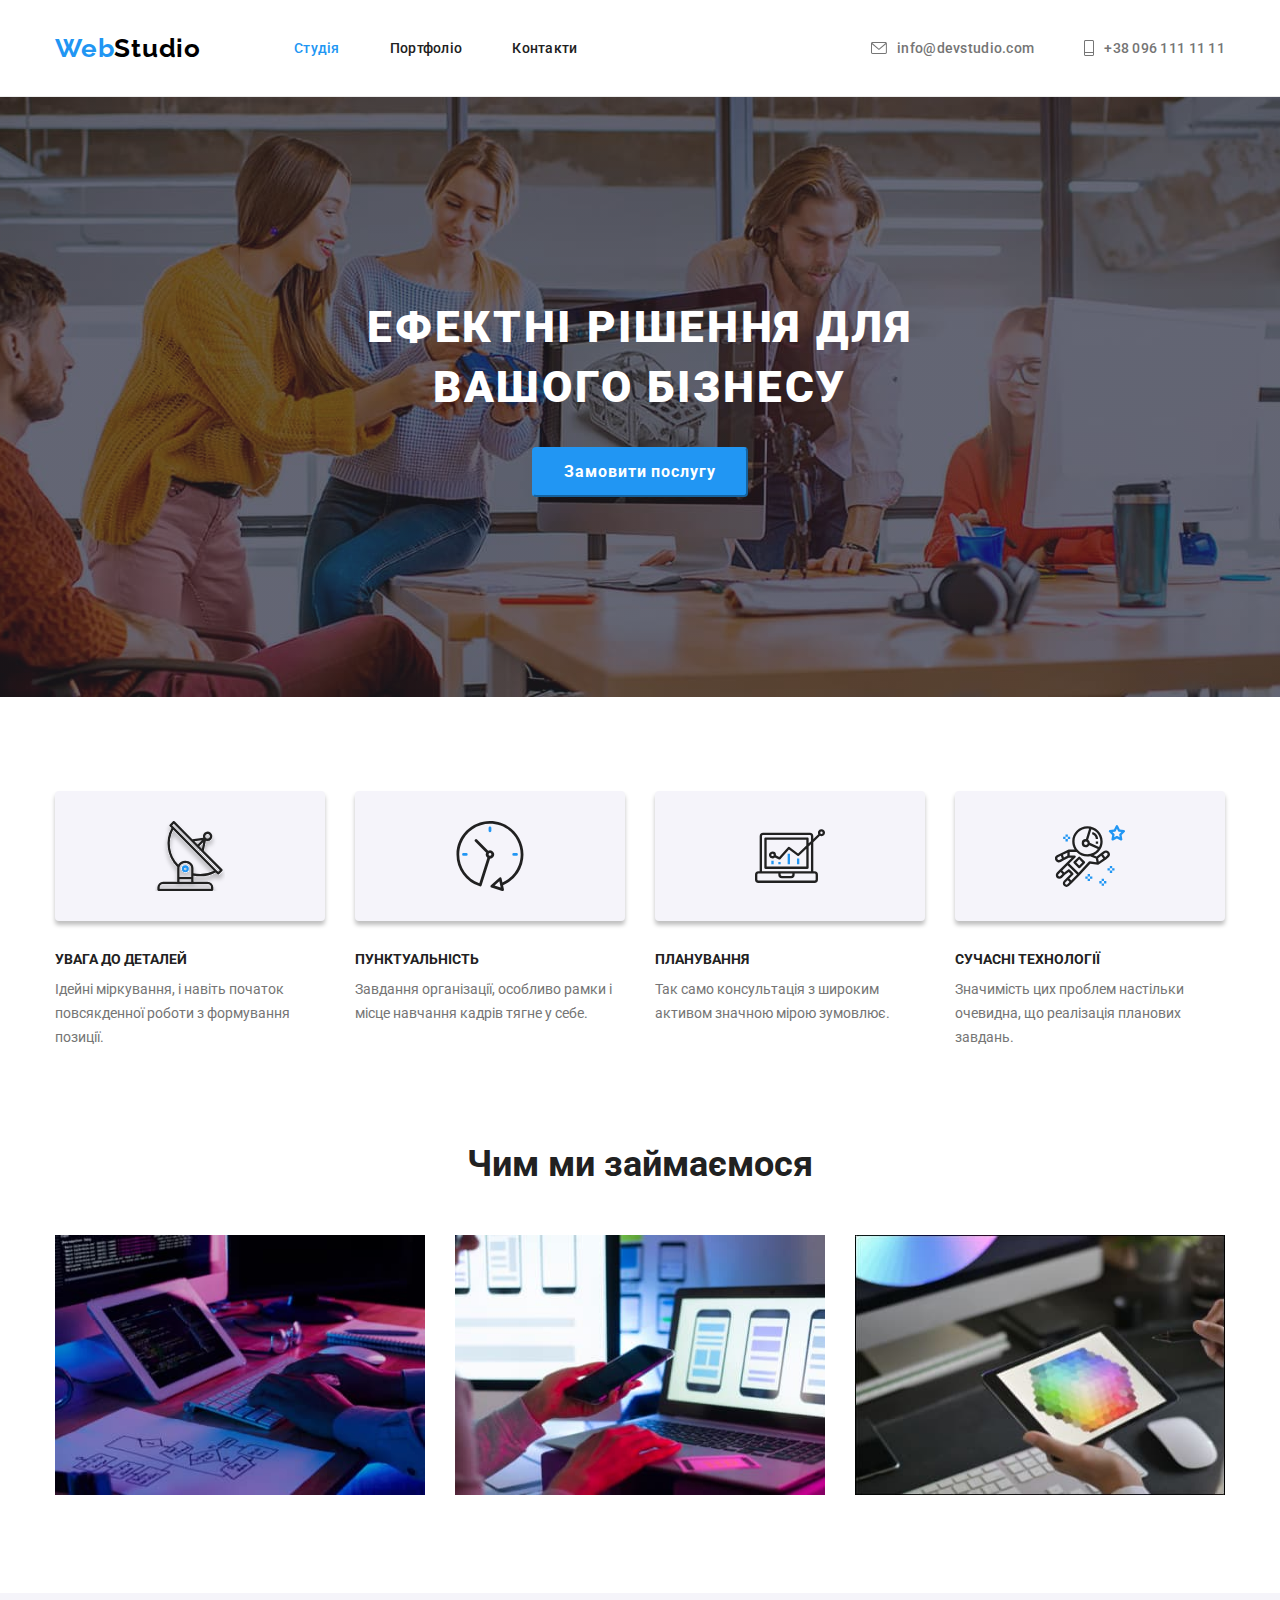
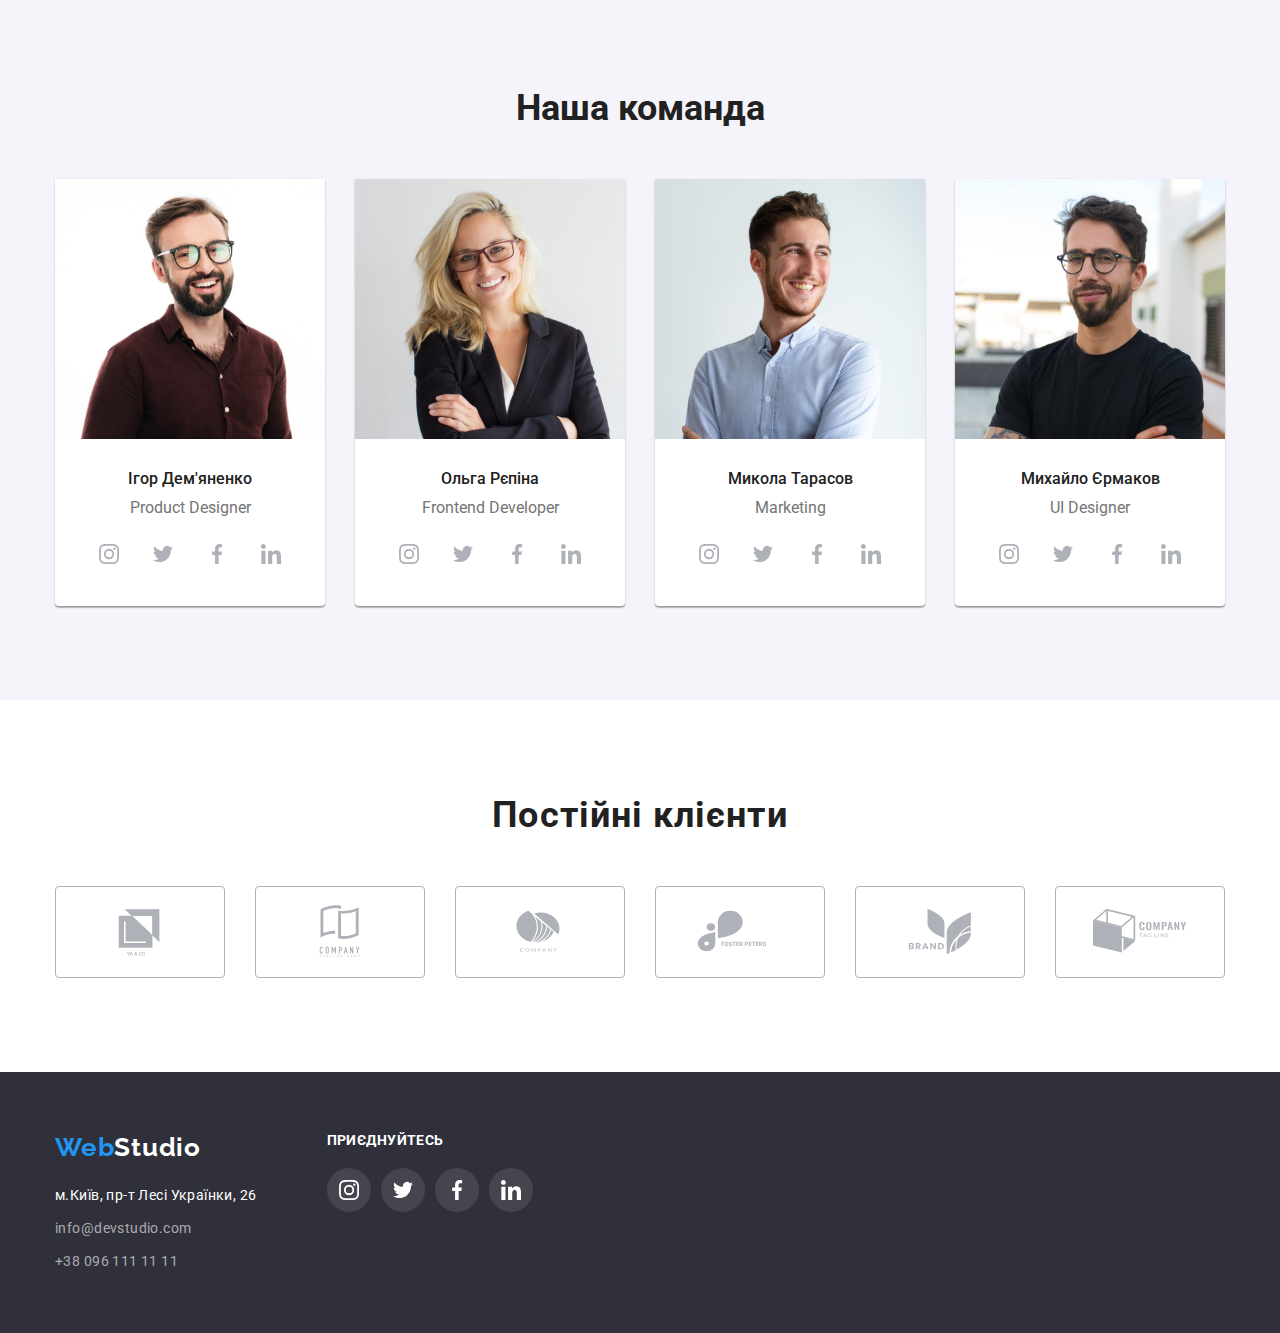
<file: index.html>
<!DOCTYPE html>
<html lang="uk">

<head>
    <meta charset="UTF-8">
    <meta http-equiv="X-UA-Compatible" content="IE=edge">
    <meta name="viewport" content="width=device-width, initial-scale=1.0">
    <title>Home Work 2</title>
    <link
        href="https://fonts.googleapis.com/css2?family=Raleway:wght@700&family=Roboto:wght@400;500;700;900&display=swap"
        rel="stylesheet">
    <link rel="stylesheet"
        href="https://cdnjs.cloudflare.com/ajax/libs/modern-normalize/1.0.0/modern-normalize.min.css">
    <link rel="stylesheet" href="./css/styles.css" />
</head>

<body>
    <!--Header-->
    <header class="header">
        <div class="container header-container">
            <nav class="header-nav">
                <a class="link-logo link" href="./index.html" title="Посилання на початкову сторінку"><span
                        class="logo-web">Web</span>Studio</a>
                <ul class="header-list list">
                    <li> <a class="link current" href="./index.html" title="Посилання на сторінку: Студія">Студія</a>
                    </li>
                    <li> <a class="link" href="./portfolio.html" title="Посилання на сторінку: Портфоліо">Портфоліо</a>
                    </li>
                    <li> <a class="link" href="#" title="Посилання на сторінку: Контакти">Контакти</a> </li>
                </ul>
            </nav>
            <ul class="header-contact list">
                <li class="header-contact-text">
                    <a class="contact-mail link" href="mailto:info@devstudio.com"
                        title="Посилання на електронну скриньку">
                        <svg class="header-icon" width="16" height="32">
                            <use href="./images/icons.svg#icon-envelope"> </use>
                        </svg>
                        info@devstudio.com
                    </a>
                </li>
                <li class="header-contact-text">
                    <a class="contact-tel link" href="tel:+380961111111" title="За телефонувати">
                        <svg class="header-icon" width="10" height="16">
                            <use href="./images/icons.svg#icon-vector"> </use>
                        </svg>
                        +38 096 111 11 11
                    </a>
                </li>
            </ul>

        </div>
    </header>
    <main>
        <!-- Hero-->
        <section class="hero hero-background">
            <div class="hero-container container">
                <h1 class="hero-title">Ефектні рішення для <br> вашого бізнесу</h1>
                <button class="btn" type="button">Замовити послугу</button>
            </div>
        </section>
        <!-- Our rules for success-->
        <section class="rules">
            <div class="container rules-container">
                <h2 class="rules-title visually-hidden">Наші правила успіху</h2>
                <ul class="rules-list list">
                    <li class="rules-list-text">
                        <h3 class="rules-list-title">УВАГА ДО ДЕТАЛЕЙ</h3>
                        <p class="rules-list-item">Ідейні міркування, і навіть початок повсякденної роботи з формування
                            позиції.</p>
                    </li>
                    <li class="rules-list-text">
                        <h3 class="rules-list-title">ПУНКТУАЛЬНІСТЬ</h3>
                        <p class="rules-list-item">Завдання організації, особливо рамки і місце навчання кадрів тягне у
                            себе.</p>

                    <li class="rules-list-text">
                        <h3 class="rules-list-title">ПЛАНУВАННЯ</h3>
                        <p class="rules-list-item">Так само консультація з широким активом значною мірою зумовлює.</p>
                    </li>
                    <li class="rules-list-text">
                        <h3 class="rules-list-title">СУЧАСНІ ТЕХНОЛОГІЇ</h3>
                        <p class="rules-list-item">Значимість цих проблем настільки очевидна, що реалізація планових
                            завдань.</p>
                    </li>
                </ul>
            </div>
        </section>
        <!-- Development -->
        <section class="development">
            <div class="development-container container">
                <h2 class="development-title">Чим ми займаємося</h2>
                <ul class="development-list list">
                    <li><img width="370" height="260" src="./images/box-1.jpg" alt="Розробка сайту"></li>
                    <li><img width="370" height="260" src="./images/box-2.jpg" alt="Дизайн сайту"></li>
                    <li><img width="370" height="260" src="./images/box-3.jpg" alt="Оформлення сайту"></li>
                </ul>
            </div>
        </section>
        <!--Our Team-->
        <section class="team">
            <div class="team-container container">
                <h2 class="team-title">Наша команда</h2>
                <ul class="team-list list">
                    <li class="team-list-item">
                        <img width="270" src="./images/team-1-igor_demyanenko.jpg" alt="Ігор Дем'яненко">
                        <div class="team-profession">
                            <h3 class="team-list-title">Ігор Дем'яненко</h3>
                            <p class="team-list-text" lang="en">Product Designer</p>
                            <ul class="team-soc-list list">
                                <li class="team-soc-text">
                                    <a class="team-soc-link link" href="#">
                                        <svg class="team-soc-icon" width="20" height="20">
                                            <use href="./images/icons.svg#icon-instagram"> </use>
                                        </svg>
                                    </a>
                                </li>
                                <li class="team-soc-text">
                                    <a class="team-soc-link link" href="#">
                                        <svg class="team-soc-icon" width="20" height="20">
                                            <use href="./images/icons.svg#icon-twitter" widht="20"> </use>
                                        </svg>
                                    </a>
                                </li>
                                <li class="team-soc-text">
                                    <a class="team-soc-link link" href="">
                                        <svg class="team-soc-icon" width="20" height="20">
                                            <use href="./images/icons.svg#icon-facebook"> </use>
                                        </svg>
                                    </a>
                                </li>
                                <li class="team-soc-text">
                                    <a class="team-soc-link link" href="">
                                        <svg class="team-soc-icon" width="20" height="20">
                                            <use href="./images/icons.svg#icon-linkedin"> </use>
                                        </svg>
                                    </a>
                                </li>
                            </ul>
                        </div>
                    </li>
                    <li class="team-list-item">
                        <img width="270" src="./images/team-2-olga_repina.jpg" alt="Ольга Рєпіна">
                        <div class="team-profession">
                            <h3 class="team-list-title">Ольга Рєпіна</h3>
                            <p class="team-list-text" lang="en">Frontend Developer</p>
                            <ul class="team-soc-list list">
                                <li class="team-soc-text">
                                    <a class="team-soc-link link" href="#">
                                        <svg class="team-soc-icon" width="20" height="20">
                                            <use href="./images/icons.svg#icon-instagram"> </use>
                                        </svg>
                                    </a>
                                </li>
                                <li class="team-soc-text">
                                    <a class="team-soc-link link" href="#">
                                        <svg class="team-soc-icon" width="20" height="20">
                                            <use href="./images/icons.svg#icon-twitter" widht="20"> </use>
                                        </svg>
                                    </a>
                                </li>
                                <li class="team-soc-text">
                                    <a class="team-soc-link link" href="">
                                        <svg class="team-soc-icon" width="20" height="20">
                                            <use href="./images/icons.svg#icon-facebook"> </use>
                                        </svg>
                                    </a>
                                </li>
                                <li class="team-soc-text">
                                    <a class="team-soc-link link" href="">
                                        <svg class="team-soc-icon" width="20" height="20">
                                            <use href="./images/icons.svg#icon-linkedin"> </use>
                                        </svg>
                                    </a>
                                </li>
                            </ul>
                        </div>
                    </li>
                    <li class="team-list-item">
                        <img width="270" src="./images/team-3-mykola_tarasov.jpg" alt="Микола Тарасов">
                        <div class="team-profession">
                            <h3 class="team-list-title">Микола Тарасов</h3>
                            <p class="team-list-text" lang="en">Marketing</p>
                            <ul class="team-soc-list list">
                                <li class="team-soc-text">
                                    <a class="team-soc-link link" href="#">
                                        <svg class="team-soc-icon" width="20" height="20">
                                            <use href="./images/icons.svg#icon-instagram"> </use>
                                        </svg>
                                    </a>
                                </li>
                                <li class="team-soc-text">
                                    <a class="team-soc-link link" href="#">
                                        <svg class="team-soc-icon" width="20" height="20">
                                            <use href="./images/icons.svg#icon-twitter" widht="20"> </use>
                                        </svg>
                                    </a>
                                </li>
                                <li class="team-soc-text">
                                    <a class="team-soc-link link" href="">
                                        <svg class="team-soc-icon" width="20" height="20">
                                            <use href="./images/icons.svg#icon-facebook"> </use>
                                        </svg>
                                    </a>
                                </li>
                                <li class="team-soc-text">
                                    <a class="team-soc-link link" href="">
                                        <svg class="team-soc-icon" width="20" height="20">
                                            <use href="./images/icons.svg#icon-linkedin"> </use>
                                        </svg>
                                    </a>
                                </li>
                            </ul>
                        </div>
                    </li>
                    <li class="team-list-item">
                        <img width="270" src="./images/team-4-myschajlo_jermakov.jpg" alt="Михайло Єрмаков">
                        <div class="team-profession">
                            <h3 class="team-list-title">Михайло Єрмаков</h3>
                            <p class="team-list-text" lang="en">UI Designer</p>
                            <ul class="team-soc-list list">
                                <li class="team-soc-text">
                                    <a class="team-soc-link link" href="#">
                                        <svg class="team-soc-icon" width="20" height="20">
                                            <use href="./images/icons.svg#icon-instagram"> </use>
                                        </svg>
                                    </a>
                                </li>
                                <li class="team-soc-text">
                                    <a class="team-soc-link link" href="#">
                                        <svg class="team-soc-icon" width="20" height="20">
                                            <use href="./images/icons.svg#icon-twitter" widht="20"> </use>
                                        </svg>
                                    </a>
                                </li>
                                <li class="team-soc-text">
                                    <a class="team-soc-link link" href="">
                                        <svg class="team-soc-icon" width="20" height="20">
                                            <use href="./images/icons.svg#icon-facebook"> </use>
                                        </svg>
                                    </a>
                                </li>
                                <li class="team-soc-text">
                                    <a class="team-soc-link link" href="">
                                        <svg class="team-soc-icon" width="20" height="20">
                                            <use href="./images/icons.svg#icon-linkedin"> </use>
                                        </svg>
                                    </a>
                                </li>
                            </ul>
                    </li>
            </div>
            </ul>
            </div>
        </section>
        <!-- Section Customers -->
        <section class="customers">
            <div class="customers-container container">
                <h2 class="customers-title">Постійні клієнти</h2>
                <ul class="customers-list list">
                    <li class="customers-list-item">
                        <a class="customers-list-link" href="">
                            <svg class="customers-link-text" width="106px" height="60px">
                                <use href="./images/icons.svg#icon-logo-1">
                                </use>
                            </svg>
                        </a>
                    </li>
                    <li class="customers-list-item">
                        <a class="customers-list-link" href="#">
                            <svg class="customers-link-text" width="106px" height="60px">
                                <use href="./images/icons.svg#icon-logo-2">
                                </use>
                            </svg>
                        </a>
                    </li>
                    <li class="customers-list-item">
                        <a class="customers-list-link" href="#">
                            <svg class="customers-link-text" width="106px" height="60px">
                                <use href="./images/icons.svg#icon-logo-3">
                                </use>
                            </svg>
                        </a>
                    </li>
                    <li class="customers-list-item">
                        <a class="customers-list-link" href="#">
                            <svg class="customers-link-text" width="106px" height="60px">
                                <use href="./images/icons.svg#icon-logo-4">
                                </use>
                            </svg>
                        </a>
                    </li>
                    <li class="customers-list-item">
                        <a class="customers-list-link" href="#">
                            <svg class="customers-link-text" width="106px" height="60px">
                                <use href="./images/icons.svg#icon-logo-5">
                                </use>
                            </svg>
                        </a>
                    </li>
                    <li class="customers-list-item">
                        <a class="customers-list-link" href="#">
                            <svg class="customers-link-text" width="106px" height="60px">
                                <use href="./images/icons.svg#icon-logo-6">
                                </use>
                            </svg>
                        </a>
                    </li>
                </ul>
            </div>
        </section>
    </main>
    <!-- Footer -->
    <footer class="footer">
        <div class="footer-container container">
            <div>
                <a class="link-logo link" href="./index.html" title="Посилання на початкову сторінку"><span
                        class="logo-web">Web</span>Studio</a>
                <address class="footer-address">
                    <ul class="footer-list list">
                        <li> <a class="footer-item link" href="https://goo.gl/maps/MokrkqMKt1EXJKq38" target="_blank"
                                rel="noopener noreferrer" title="Google Maps"> м.Київ,
                                пр-т Лесі Українки, 26 </a> </li>
                        <li><a class="footer-item link" href="mailto:info@devstudio.com"
                                title="Посилання на електронну скриньку">info@devstudio.com</a></li>
                        <li><a class="footer-item link" href="tel:+380961111111" title="За телефонувати">+38 096 111 11
                                11</a>
                        </li>
                    </ul>
                </address>
            </div>

            <div class="footer-soc">
                <h2 class="footer-soc-title">Приєднуйтесь</h2>
                <ul class="footer-soc-list list">
                    <li class="footer-soc-text">
                        <a class="footer-soc-link link" href="#">
                            <svg class="footer-soc-icon" width="20" height="20">
                                <use href="./images/icons.svg#icon-instagram"> </use>
                            </svg>
                        </a>
                    </li>
                    <li class="footer-soc-text">
                        <a class="footer-soc-link link" href="#">
                            <svg class="footer-soc-icon" width="20" height="20">
                                <use href="./images/icons.svg#icon-twitter" widht="20"> </use>
                            </svg>
                        </a>
                    </li>
                    <li class="footer-soc-text">
                        <a class="footer-soc-link link" href="">
                            <svg class="footer-soc-icon" width="20" height="20">
                                <use href="./images/icons.svg#icon-facebook"> </use>
                            </svg>
                        </a>
                    </li>
                    <li class="footer-soc-text">
                        <a class="footer-soc-link link" href="">
                            <svg class="footer-soc-icon" width="20" height="20">
                                <use href="./images/icons.svg#icon-linkedin"> </use>
                            </svg>
                        </a>
                    </li>
                </ul>
            </div>
        </div>
    </footer>
</body>

</html>
</file>
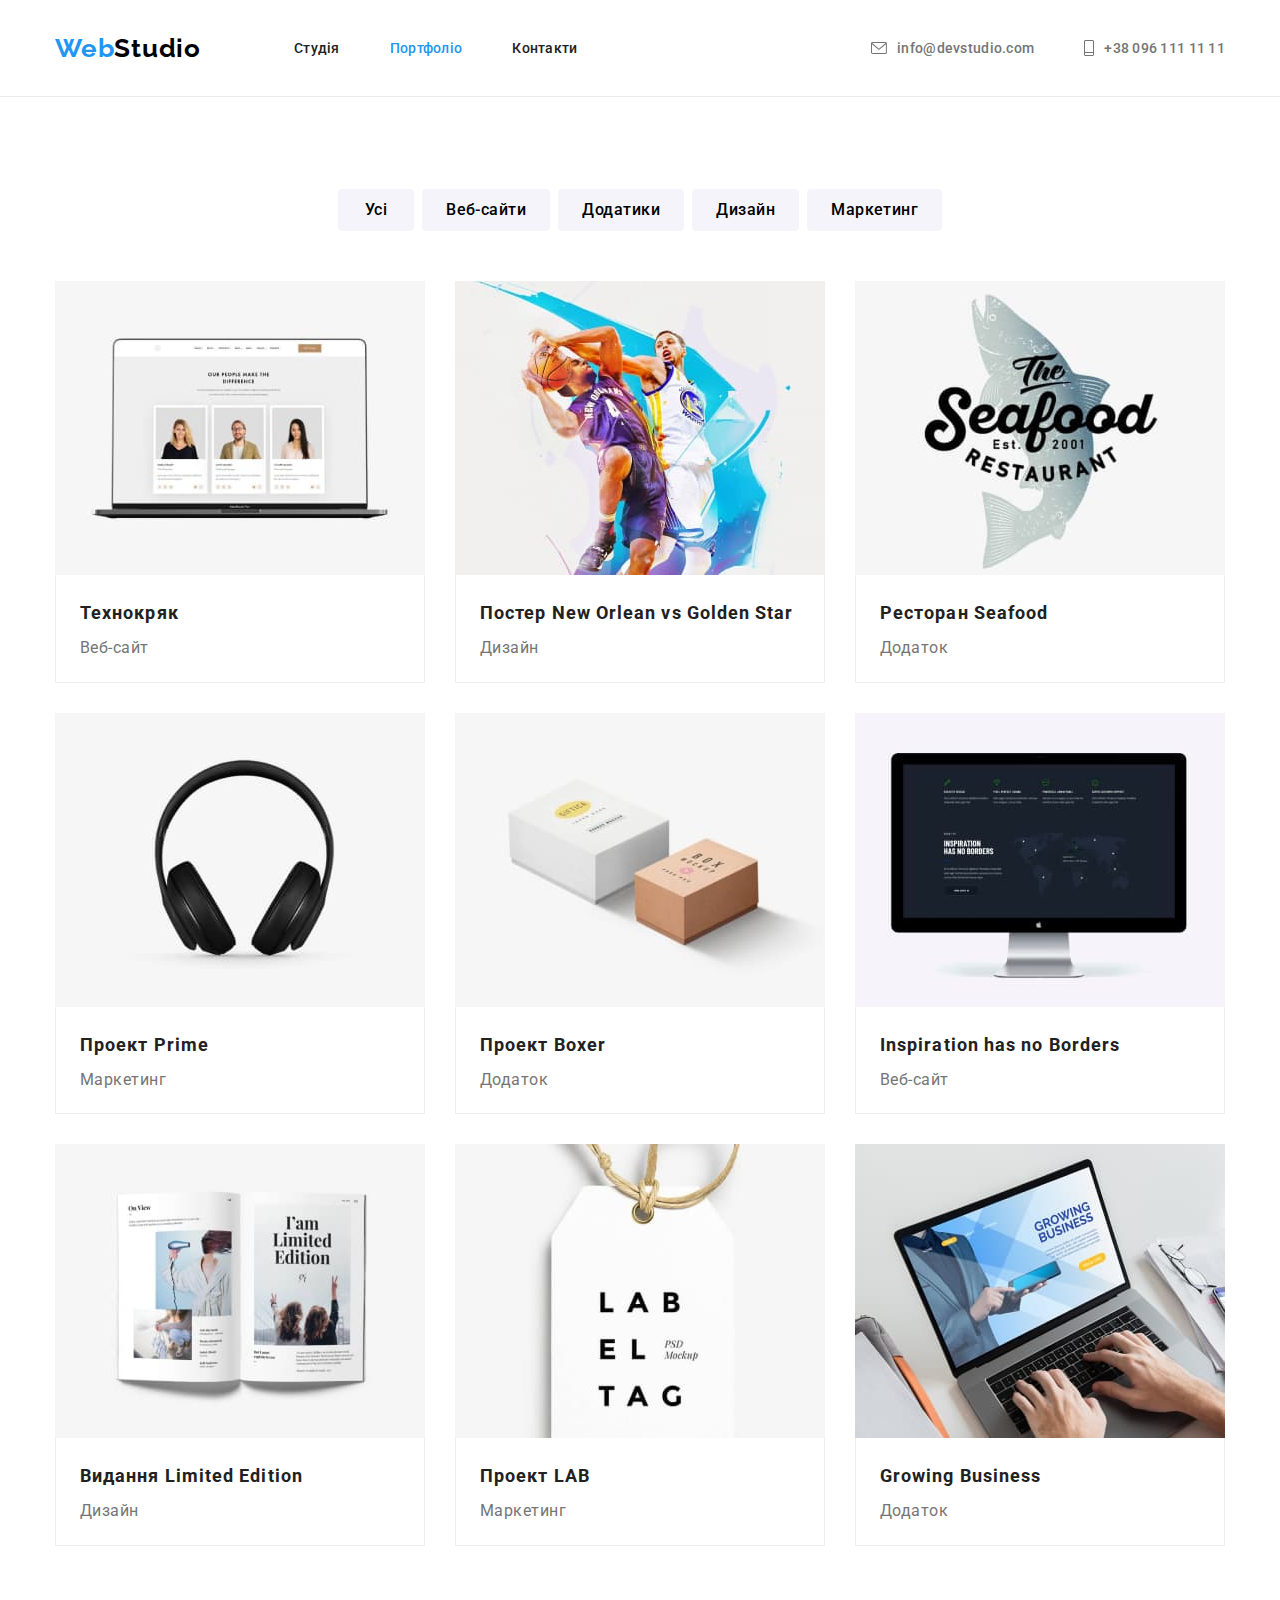
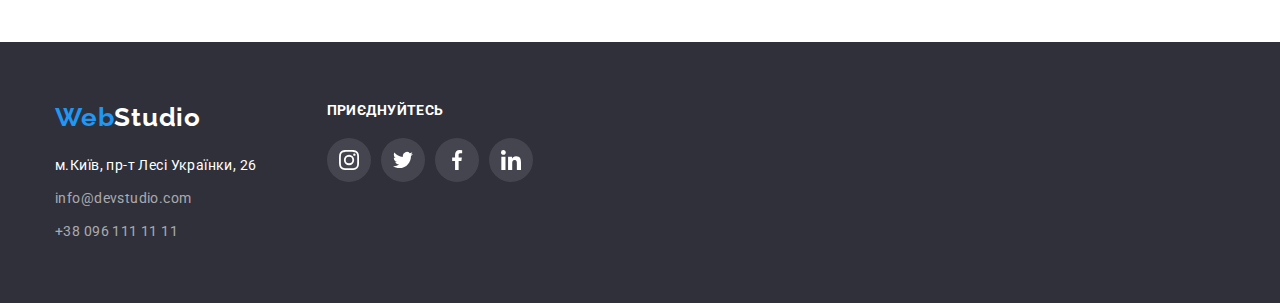
<file: portfolio.html>
<!DOCTYPE html>
<html lang="uk">

<head>
    <meta charset="UTF-8">
    <meta http-equiv="X-UA-Compatible" content="IE=edge">
    <meta name="viewport" content="width=device-width, initial-scale=1.0">
    <link rel="stylesheet" href="">
    <title>Портфоліо</title>
    <link
        href="https://fonts.googleapis.com/css2?family=Raleway:wght@700&family=Roboto:wght@400;500;700;900&display=swap"
        rel="stylesheet">
    <link rel="stylesheet"
        href="https://cdnjs.cloudflare.com/ajax/libs/modern-normalize/1.0.0/modern-normalize.min.css">
    <link rel="stylesheet" href="./css/styles.css" />
</head>

<body>
    <!--Header-->
    <header class="header">
        <div class="container header-container">
            <nav class="header-nav">
                <a class="link-logo link" href="./index.html" title="Посилання на початкову сторінку"><span
                        class="logo-web">Web</span>Studio</a>
                <ul class="header-list list">
                    <li> <a class="link" href="./index.html" title="Посилання на сторінку: Студія">Студія</a>
                    </li>
                    <li> <a class="link current" href="./portfolio.html" title="Посилання на сторінку: Портфоліо">Портфоліо</a>
                    </li>
                    <li> <a class="link" href="#" title="Посилання на сторінку: Контакти">Контакти</a> </li>
                </ul>
            </nav>
            <ul class="header-contact list">
                <li class="header-contact-text">
                    <a class="contact-mail link" href="mailto:info@devstudio.com"
                        title="Посилання на електронну скриньку">
                        <svg class="header-icon" width="16" height="32">
                            <use href="./images/icons.svg#icon-envelope"> </use>
                        </svg>
                        info@devstudio.com
                    </a>
                </li>
                <li class="header-contact-text">
                    <a class="contact-tel link" href="tel:+380961111111" title="За телефонувати">
                        <svg class="header-icon" width="10" height="16">
                            <use href="./images/icons.svg#icon-vector"> </use>
                        </svg>
                        +38 096 111 11 11
                    </a>
                </li>
            </ul>

        </div>
    </header>
    <main>
        <!-- Filters -->
        <section class="example">
            <div class="container container-example">
                <h1 class="visually-hidden filters ">Фільтр</h1>
                <!-- Button -->
                <ul class="filters-list list">
                    <li><button class="btn btn-all" type="button">Усі</button></li>
                    <li><button class="btn" type="button">Веб-сайти</button></li>
                    <li><button class="btn" type="button">Додатики</button></li>
                    <li><button class="btn" type="button">Дизайн</button></li>
                    <li><button class="btn" type="button">Маркетинг</button></li>
                </ul>
                <!-- Наші приклади -->
                <ul class="example-list list">
                    <li class="example-list-item">
                        <a class="example-link link" href="#">
                            <img width="370" height="294" src="./images/portfolio-1-technokryak.jpg"
                                alt="Розробка веб-сайта: Технокряк">
                            <div class="example-item">
                                <h3 class="example-title">Технокряк</h3>
                                <p class="example-text">Веб-сайт</p>
                            </div>
                        </a>
                    </li>
                    <li class="example-list-item">
                        <a class="example-link link" href="#">
                            <img width="370" height="294" src="./images/portfolio-2-new-orlean-vs-golden-star.jpg"
                                alt="Розробка дизайна: Постер New Orlean vs Golden Star">
                            <div class="example-item">
                                <h3 class="example-title">Постер New Orlean vs Golden Star</h3>
                                <p class="example-text">Дизайн</p>
                            </div>
                        </a>
                    </li>
                    <li class="example-list-item">
                        <a class="example-link link" href="#">
                            <img width=" 370" height="294" src="./images/portfolio-3-restoran-seafood.jpg"
                                alt="Розробка додатка: Ресторан Seafood">
                            <div class="example-item">
                                <h3 class="example-title">Ресторан Seafood</h3>
                                <p class="example-text">Додаток</p>
                            </div>
                        </a>
                    </li>

                    <li class="example-list-item">
                        <a class="example-link link" href="#">
                            <img width=" 370" height="294" src="./images/portfolio-4-project-prime.jpg"
                                alt="Розробка вебсайту з маркетинга: Проект Prime">
                            <div class="example-item">
                                <h3 class="example-title">Проект Prime</h3>
                                <p class="example-text">Маркетинг</p>
                            </div>
                        </a>
                    </li>

                    <li class="example-list-item">
                        <a class="example-link link" href="#">
                            <img width=" 370" height="294" src="./images/portfolio-5-project-boxes.jpg"
                                alt="Розробка додатка: Проект Boxer">
                            <div class="example-item">
                                <h3 class="example-title">Проект Boxer</h3>
                                <p class="example-text">Додаток</p>
                            </div>
                        </a>
                    </li>

                    <li class="example-list-item">
                        <a class="example-link link" href="#">
                            <img width=" 370" height="294" src="./images/portfolio-6-inspiration-has-no-borders.jpg"
                                alt="Розробка веб-сайту: Inspiration has no Borders">
                            <div class="example-item">
                                <h3 class="example-title">Inspiration has no Borders</h3>
                                <p class="example-text">Веб-сайт</p>
                            </div>
                        </a>
                    </li>

                    <li class="example-list-item">
                        <a class="example-link link" href="#">
                            <img width=" 370" height="294" src="./images/portfolio-7-vydannya-limited-edition.jpg"
                                alt="Розробка дизайну: Видання Limited Edition">
                            <div class="example-item">
                                <h3 class="example-title">Видання Limited Edition</h3>
                                <p class="example-text">Дизайн</p>
                            </div>
                        </a>
                    </li>
                    <li class="example-list-item">
                        <a class="example-link link" href="#">
                            <img width=" 370" height="294" src="./images/portfolio-8-project-lab.jpg"
                                alt="Розробка веб-сайта з маркетингу: Проект LAB">
                            <div class="example-item">
                                <h3 class="example-title">Проект LAB</h3>
                                <p class="example-text">Маркетинг</p>
                            </div>
                        </a>
                    </li>

                    <li class="example-list-item">
                        <a class="example-link link" href="#">
                            <img width=" 370" height="294" src="./images/portfolio-9-growing-business.jpg"
                                alt="Розробка додатка: Growing Business">
                            <div class="example-item">
                                <h3 class="example-title">Growing Business</h3>
                                <p class="example-text">Додаток</p>
                            </div>
                        </a>
                    </li>
                </ul>
            </div>
        </section>
       
    </main>
    <!-- Footer -->
    <footer class="footer">
        <div class="footer-container container">
            <div>
                <a class="link-logo link" href="./index.html" title="Посилання на початкову сторінку"><span
                        class="logo-web">Web</span>Studio</a>
                <address class="footer-address">
                    <ul class="footer-list list">
                        <li> <a class="footer-item link" href="https://goo.gl/maps/MokrkqMKt1EXJKq38" target="_blank"
                                rel="noopener noreferrer" title="Google Maps"> м.Київ,
                                пр-т Лесі Українки, 26 </a> </li>
                        <li><a class="footer-item link" href="mailto:info@devstudio.com"
                                title="Посилання на електронну скриньку">info@devstudio.com</a></li>
                        <li><a class="footer-item link" href="tel:+380961111111" title="За телефонувати">+38 096 111 11
                                11</a>
                        </li>
                    </ul>
                </address>
            </div>

            <div class="footer-soc">
                <h2 class="footer-soc-title">Приєднуйтесь</h2>
                <ul class="footer-soc-list list">
                    <li class="footer-soc-text">
                        <a class="footer-soc-link link" href="#">
                            <svg class="footer-soc-icon" width="20" height="20">
                                <use href="./images/icons.svg#icon-instagram"> </use>
                            </svg>
                        </a>
                    </li>
                    <li class="footer-soc-text">
                        <a class="footer-soc-link link" href="#">
                            <svg class="footer-soc-icon" width="20" height="20">
                                <use href="./images/icons.svg#icon-twitter" widht="20"> </use>
                            </svg>
                        </a>
                    </li>
                    <li class="footer-soc-text">
                        <a class="footer-soc-link link" href="">
                            <svg class="footer-soc-icon" width="20" height="20">
                                <use href="./images/icons.svg#icon-facebook"> </use>
                            </svg>
                        </a>
                    </li>
                    <li class="footer-soc-text">
                        <a class="footer-soc-link link" href="">
                            <svg class="footer-soc-icon" width="20" height="20">
                                <use href="./images/icons.svg#icon-linkedin"> </use>
                            </svg>
                        </a>
                    </li>
                </ul>
            </div>
        </div>
    </footer>

</body>

</html>
</file>
<file: css/styles.css>
/*  
logo                  #000000
logo                  #2196F3
active page           #2196F3
nav text              #212121
h1                    #ffffff
h2,h3                 #212121
P                     #757575

background:
nav                   #FFFFFF
header                #2F303A 
Our rules for succes  #F5F5F5
Development           #F5F5F5
Our Team              #F5F4FA

footer                #2F303A
portfolio             #F5F5F5

*/
:root {
  /* General colors */
  --general-black: #000000;
  --general-wight: #ffffff;
  /* Text color */
  --primary-text-color: #212121;
  --secondary-text-color: #757575;
  --accent-color: #2196f3;
  /* Background color */
  --background-color: #f5f5f5;
  --hero-background: #c4c4c4;
  --section-bgr: #f5f4fa;
  --hero-bgr-color: #2f303a;
  --btn-background: #f5f4fa;
  --frame-color: #eeeeee;
  --secondary-frame-color: #ececec;
  --svg-gray: #afb1b8;
}

h1,
h2,
h3,
h4,
h5,
h6,
a,
p {
  margin: 0;
}

ul {
  /* list-style: none; */
  margin: 0;
  padding: 0;
}

.container {
  width: 1200px;
  padding-left: 15px;
  padding-right: 15px;
  margin: 0 auto;
  /* outline: 2px solid orange; */
}

.visually-hidden {
  position: absolute;
  width: 1px;
  height: 1px;
  margin: -1px;
  border: 0;
  padding: 0;
  white-space: nowrap;
  clip-path: inset(100%);
  clip: rect(0 0 0 0);
  overflow: hidden;
}

body {
  /* background-color: var(--background-color); */
  color: var(--primary-text-color);
  font-family: Roboto, sans-serif;
  font-style: normal;
  font-size: 16px;
  line-height: 1.2;
}
.link {
  text-decoration: none;
  list-style: none;
}

.link:hover,
.link:focus {
  color: var(--accent-color);
}

.list {
  list-style: none;
  margin: 0;
  padding: 0;
}

/* Heder */
.header {
  background-color: var(--general-wight);
  border-bottom: 1px solid var(--secondary-frame-color);
}

.header-container {
  display: flex;
  align-items: center;
}

.link-logo {
  display: flex;
  align-items: center;
  /* width: 145px;
  height: 31px; */
  font-family: "Raleway";
  font-weight: 700;
  font-size: 26px;
  line-height: calc(31 / 26);
  letter-spacing: 0.03em;
}

.header .link-logo {
  color: var(--general-black);
}
.logo-web {
  color: var(--accent-color);
  font-family: "Raleway";
  font-weight: 700;
  font-size: 26px;
  line-height: calc(31 / 26);
}
.link-logo:hover,
.link-logo:focus {
  color: var(--general-black);
}

.header-nav {
  display: flex;
  margin-right: auto;
}

.header-nav .current {
  color: var(--accent-color);
}
.header-list {
  display: flex;
  margin-left: 93px;
  gap: 50px;
  font-family: "Roboto";
  font-weight: 500;
  font-size: 14px;
  line-height: calc(16 / 14);
  letter-spacing: 0.02em;
}
.header-list .link {
  display: block;
  padding-top: 32px;
  padding-bottom: 32px;
}
.header-contact {
  display: flex;
  align-items: center;
  gap: 50px;
  font-family: "Roboto";
  font-weight: 500;
  font-size: 14px;
  line-height: calc(16 / 14);
  letter-spacing: 0.02em;
}
.header-list a {
  color: var(--primary-text-color);
}
.header-contact a {
}
.header-contact-text a {
  padding-top: 32px;
  padding-bottom: 32px;
  color: var(--secondary-text-color);
}
.header-contact-text {
  fill: var(--secondary-text-color);
}

.header-contact-text .contact-mail:hover,
.header-contact-text .contact-mail:focus,
.header-contact-text .contact-tel:hover,
.header-contact-text .contact-tel:focus {
  color: var(--accent-color);
  fill: var(--accent-color);
}
.contact-mail,
.contact-tel {
  display: flex;
  align-items: center;
}
.header-icon {
  margin-right: 10px;
}
/* ---------------- Main ---------------- */
/* **************** Hero **************** */
.hero {
  padding-top: 200px;
  padding-bottom: 200px;
}
.hero-background {
  max-width: 1600px;
  height: 600px;
  margin-left: auto;
  margin-right: auto;

  background-image: linear-gradient(
      rgba(47, 48, 58, 0.4),
      rgba(47, 48, 58, 0.4)
    ),
    url(../images/hero-image.jpg);
  background-repeat: no-repeat;
  background-position: center;
  background-size: cover;
  background-color: var(--hero-background);
}
.hero-container {
  display: flex;
  flex-direction: column;
  align-items: center;
}
.hero-title {
  margin-bottom: 30px;
  color: var(--general-wight);
  text-transform: uppercase;
  font-weight: 900;
  font-size: 44px;
  line-height: calc(60 / 44);
  text-align: center;
  letter-spacing: 0.06em;

  /* **************** Our rules for success**************** */
}

.rules {
  padding-top: 94px;
  padding-bottom: 94px;
  background-color: var(--general-wight);
}

.rules-container {
}
.rules-title {
}
.rules-list-text {
  display: inline-flex;
  flex-direction: column;
}
.rules-list-text::before {
  margin-bottom: 30px;
  content: "";
  width: 270px;
  height: 130px;
  background-color: var(--section-bgr);
  background-repeat: no-repeat;
  background-position: 50% 50%;
  background-size: 70px 70px;
  border-radius: 4px;
  box-shadow: 0px 4px 4px rgba(0, 0, 0, 0.25);
}
.rules-list-text:nth-child(1)::before {
  background-image: url(../images/antenna.svg);
}
.rules-list-text:nth-child(2)::before {
  background-image: url(../images/clock.svg);
}
.rules-list-text:nth-child(3)::before {
  background-image: url(../images/diagram.svg);
}
.rules-list-text:nth-child(4)::before {
  background-image: url(../images/astronaut.svg);
}

.rules-list {
  display: flex;
  gap: 30px;
}
.rules-list li {
  /* width: 270px; */
}

.rules-list-title {
  margin-bottom: 10px;
  font-weight: 700;
  font-size: 14px;
  line-height: calc(16 / 14);
}
.rules-list-item {
  color: var(--secondary-text-color);
  font-size: 14px;
  line-height: calc(24 / 14);
}
/* ****************Development *****************/
.development {
  /* padding-top: 94px; */
  padding-bottom: 94px;
  background-color: var(--general-wight);
}
.development-container {
}
.development-title {
  font-size: 36px;
  line-height: calc(42 / 36);
  text-align: center;
}

.development-list {
  display: flex;
  justify-content: center;
  gap: 30px;
  margin-top: 50px;
}

/* Our Team */
.team {
  padding-top: 94px;
  padding-bottom: 94px;
  background-color: var(--section-bgr);
}
.team-container {
}

.team-title {
  margin-bottom: 50px;
  font-weight: 700;
  font-size: 36px;
  line-height: calc(42 / 36);
  text-align: center;
}
.team-list {
  display: flex;
  justify-content: center;
  gap: 30px;
  /* padding-top: 50px;
  padding-bottom: 94px; */
  text-align: center;
}
.team-list-item {
  background-color: var(--general-wight);
  box-shadow: 0px 1px 3px rgba(0, 0, 0, 0.12), 0px 1px 1px rgba(0, 0, 0, 0.14),
    0px 2px 1px rgba(0, 0, 0, 0.2);
  border-radius: 0px 0px 4px 4px;
}

.team-list-item img {
  display: block;
}
.team-list-title {
  font-weight: 500;
  font-size: 16px;
  line-height: calc(19 / 16);
}
.team .team-list-text {
  margin-top: 10px;
  color: var(--secondary-text-color);
  font-size: 16px;
  line-height: calc(19 / 16);
}
.team-profession {
  padding-top: 30px;
  padding-bottom: 30px;
}
/* _________________Team soc_______________ */
.team-soc-list {
  margin-top: 15px;
  display: flex;
  justify-content: center;
  gap: 10px;
}
.team-soc-text {
  width: 44px;
  height: 44px;
}
.team-soc-link {
  width: 100%;
  height: 100%;
  display: flex;
  justify-content: center;
  align-items: center;
  background-color: rgba(255, 255, 255, 0.1);
  border-radius: 50%;
}
.team-soc-icon {
  fill: var(--svg-gray);
}
.team-soc-link:hover,
.team-soc-link:focus {
  background-color: var(--accent-color);
}
.team-soc-link:hover .team-soc-icon,
.team-soc-link:focus .team-soc-icon {
  fill: var(--general-wight);
}
/* _________________Customers_______________ */
.customers-container {
  padding-top: 94px;
  padding-bottom: 94px;
}
.customers-title {
  margin-bottom: 50px;
  font-size: 36px;
  line-height: calc(42 / 36);
  text-align: center;
  letter-spacing: 0.03em;
}
.customers-list {
  display: flex;
  gap: 30px;
}
.customers-list-item {
  width: 172px;
  height: 92px;
}

.customers-list-link {
  display: flex;
  justify-content: center;
  align-items: center;

  width: 100%;
  height: 100%;
  border: 1px solid #afb1b8;
  border-radius: 4px;
  fill: var(--svg-gray);
}
.customers-link-text {
}
.customers-list-link:hover,
.customers-list-link:focus,
.customers-list-item:hover {
  border-color: var(--accent-color);
  fill: var(--accent-color);
}
/* _________________footer_______________ */

.footer {
  padding-top: 60px;
  padding-bottom: 60px;
  background-color: var(--hero-bgr-color);
}
.footer-container {
  display: flex;
}

.footer .link-logo {
  padding-bottom: 20px;
  color: var(--general-wight);
}

.footer-address {
}

.footer-list {
  display: flex;
  flex-direction: column;
  gap: 9px;

  color: var(--general-wight);
  font-style: normal;
  font-size: 14px;
  line-height: calc(24 / 14);
  letter-spacing: 0.03em;
}
.footer-item {
}

.footer [href*="https:"] {
  color: var(--general-wight);
}

.footer [href*="mailto"],
.footer [href*="tel"] {
  color: rgba(255, 255, 255, 0.6);
}
.footer .link:hover,
.footer .link:focus {
  color: var(--accent-color);
}

.footer-soc {
  margin-left: 70px;
}
.footer-soc-title {
  margin-bottom: 20px;
  font-weight: 700;
  font-size: 14px;
  line-height: calc(16 / 14);
  letter-spacing: 0.03em;
  text-transform: uppercase;
  color: var(--general-wight);
}
.footer-soc-list {
  display: flex;
  justify-content: center;
  gap: 10px;
}
.footer-soc-text {
  width: 44px;
  height: 44px;
}
.footer-soc-link {
  width: 100%;
  height: 100%;
  display: flex;
  justify-content: center;
  align-items: center;
  background-color: rgba(255, 255, 255, 0.1);
  border-radius: 50%;
}
.footer-soc-icon {
  fill: var(--general-wight);
}
.footer-soc-link:hover,
.footer-soc-link:focus {
  background-color: var(--accent-color);
}
.footer-soc-link:hover .footer-soc-icon,
.footer-soc-link:focus .footer-soc-icon {
  fill: var(--general-wight);
}

/*============= Portfolio =============*/
/* Section Example */
.example {
  padding-top: 92px;
  padding-bottom: 96px;
  background-color: var(--general-wight);
}
.container-example {
}

.filters {
}

.filters-list {
  display: flex;
  justify-content: center;
  gap: 8px;
}

.example-list {
  display: flex;
  flex-wrap: wrap;
  gap: 30px;
  text-align: left;
  margin-top: 50px;
}

.example-list-item {
  display: block;
  box-sizing: border-box;
  width: 370px;
}
.example-list-item img {
}

.example-link {
  display: block;
  box-sizing: border-box;
  width: 100%;
  height: 100%;
}
.example-link img {
  display: block;
}
.example-link:hover,
.example-link:focus {
  box-shadow: 0px 1px 1px rgba(0, 0, 0, 0.12), 0px 4px 4px rgba(0, 0, 0, 0.06),
    1px 4px 6px rgba(0, 0, 0, 0.16);
}

.example-item {
  padding-top: 20px;
  padding-bottom: 20px;
  padding-left: 24px;
  padding-right: 24px;
  border-right: 1px solid var(--frame-color);
  border-bottom: 1px solid var(--frame-color);
  border-left: 1px solid var(--frame-color);
}
.example-title {
  margin-bottom: 4px;
  color: var(--primary-text-color);
  font-weight: 700;
  font-size: 18px;
  line-height: calc(36 / 18);
  letter-spacing: 0.06em;
}
.example-text {
  color: var(--secondary-text-color);
  font-weight: 400;
  font-size: 16px;
  line-height: calc(30 / 18);
  letter-spacing: 0.03em;
}
/* Buttons styles */
.btn {
  display: flex;
  justify-content: center;
  align-items: center;
  font-family: "Roboto";
  font-style: normal;
  text-align: center;
}
.hero .btn {
  width: 216px;
  height: 50px;
  font-weight: 700;
  font-size: 16px;
  line-height: calc(30 / 16);
  letter-spacing: 0.06em;
  color: var(--general-wight);
  background-color: var(--accent-color);
  border-color: var(--accent-color);
  border-radius: 4px;
}
.filters-list .btn {
  padding-top: 6px;
  padding-bottom: 6px;
  padding-left: 22px;
  padding-right: 22px;
  font-weight: 500;
  font-size: 16px;
  line-height: calc(26 / 16);
  letter-spacing: 0.03em;
  color: var(--general-black);
  background-color: var(--btn-background);
  border-color: transparent;
  border-radius: 4px;
}
.filters-list .btn-all {
  padding-top: 6px;
  padding-bottom: 6px;
  padding-left: 25px;
  padding-right: 25px;
}
.btn:hover,
.btn:focus {
  color: var(--general-wight);
  background-color: var(--accent-color);
}

.filters-list .btn:hover,
.filters-list .btn:focus {
  color: var(--general-wight);
  background-color: var(--accent-color);
  box-shadow: 0px 3px 1px rgba(0, 0, 0, 0.1), 0px 1px 2px rgba(0, 0, 0, 0.08),
    0px 2px 2px rgba(0, 0, 0, 0.12);
}
</file>
